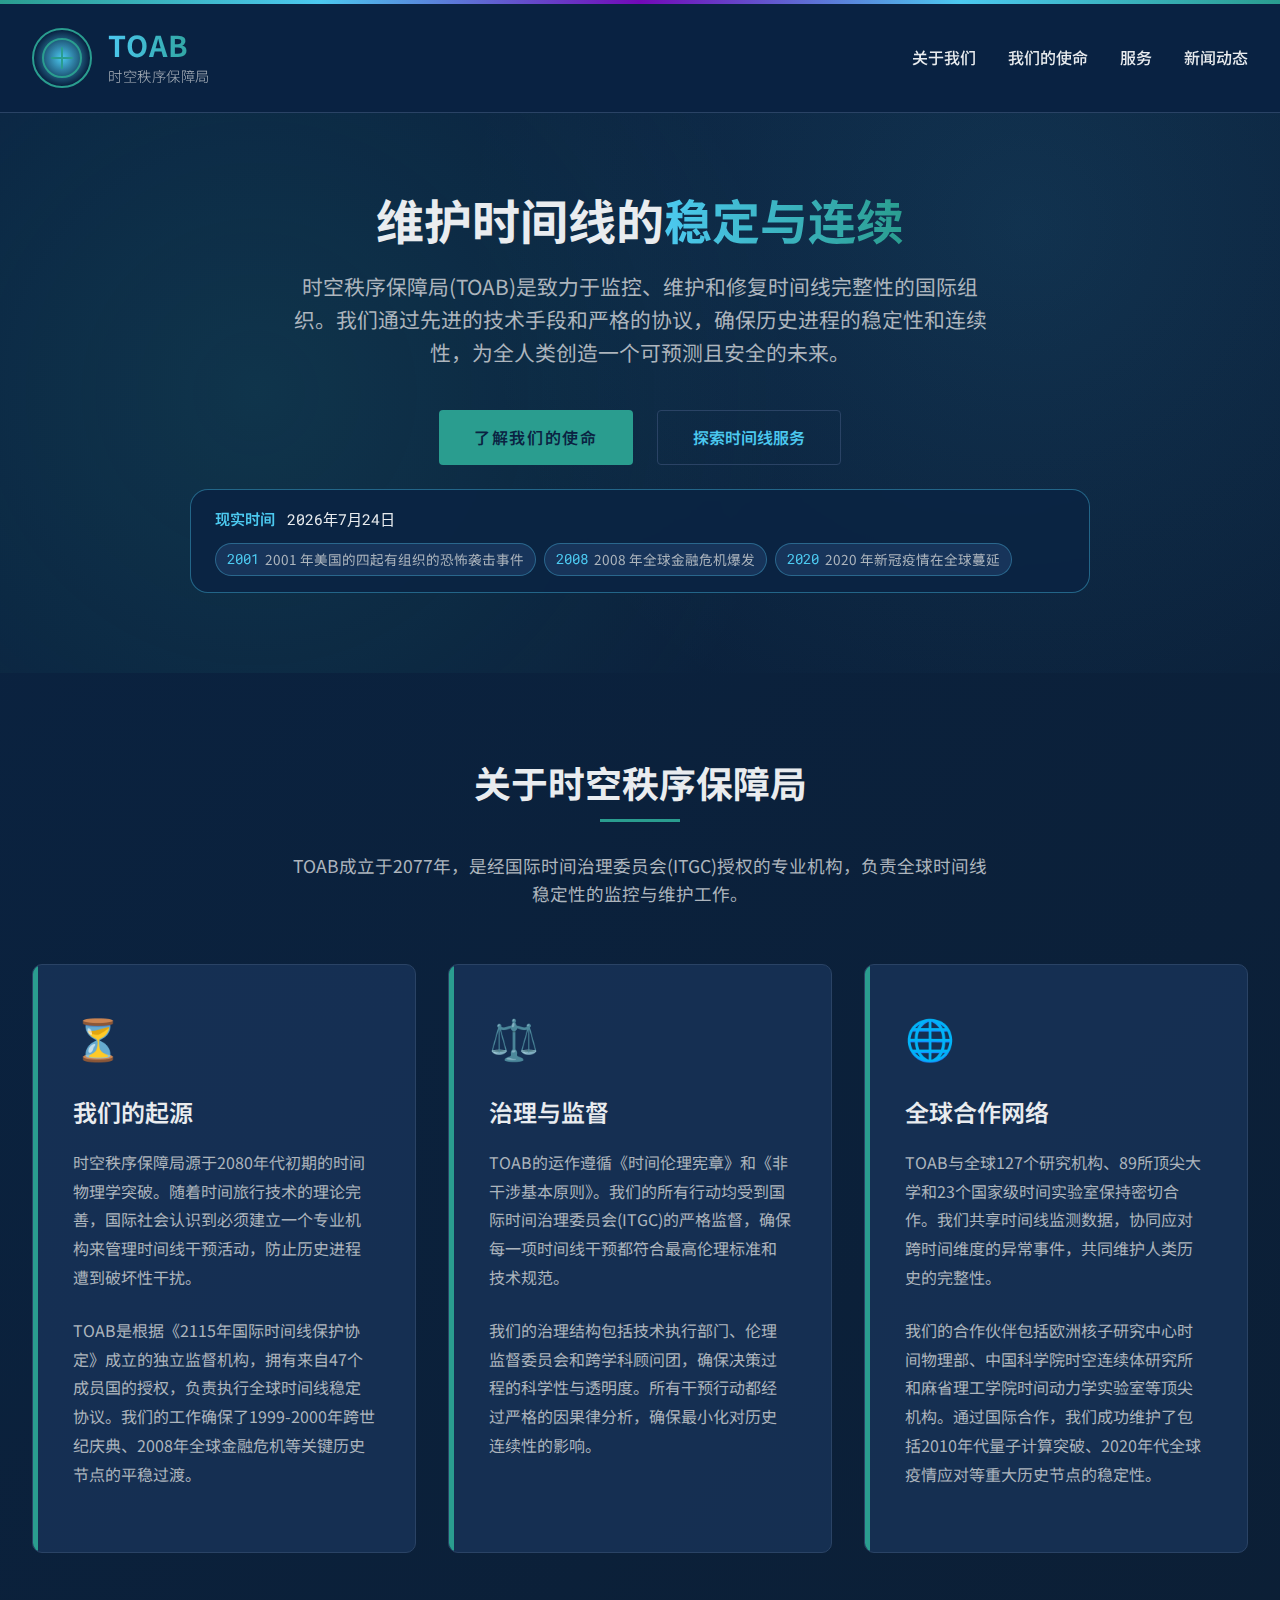
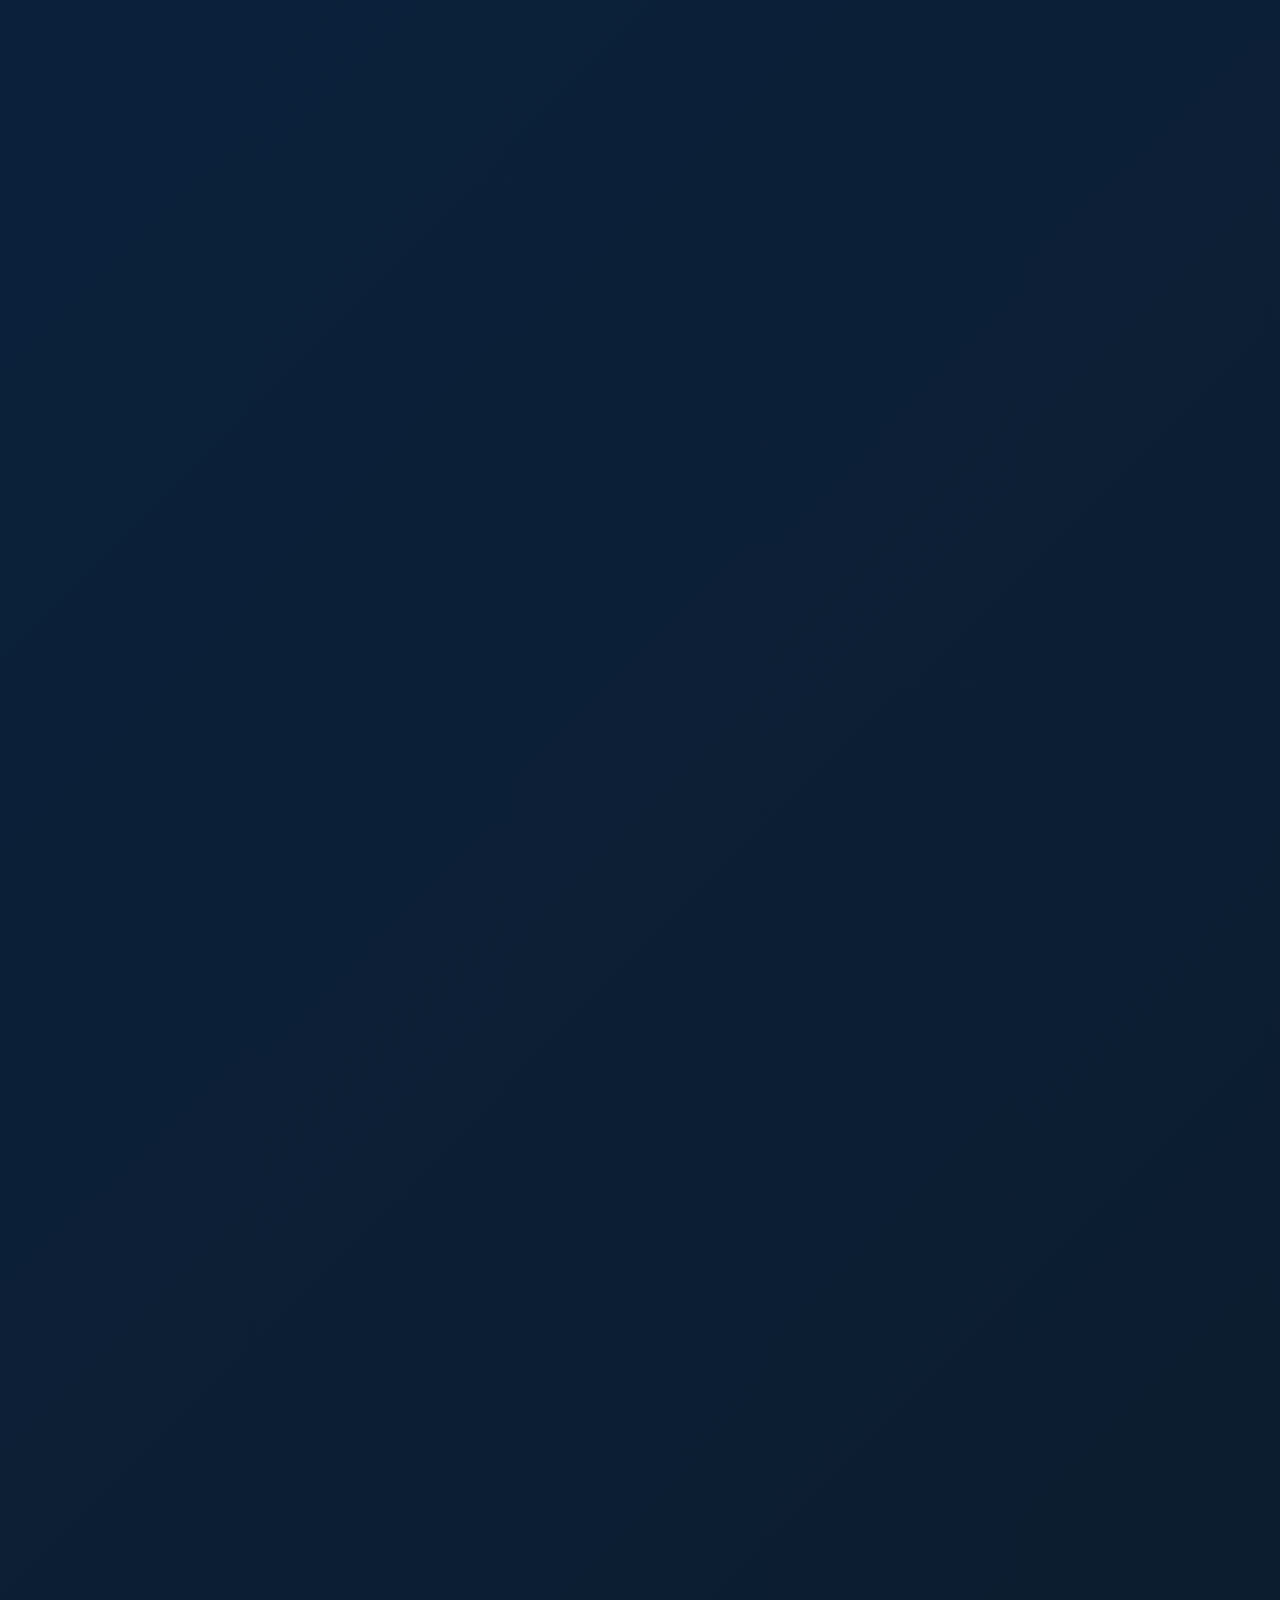
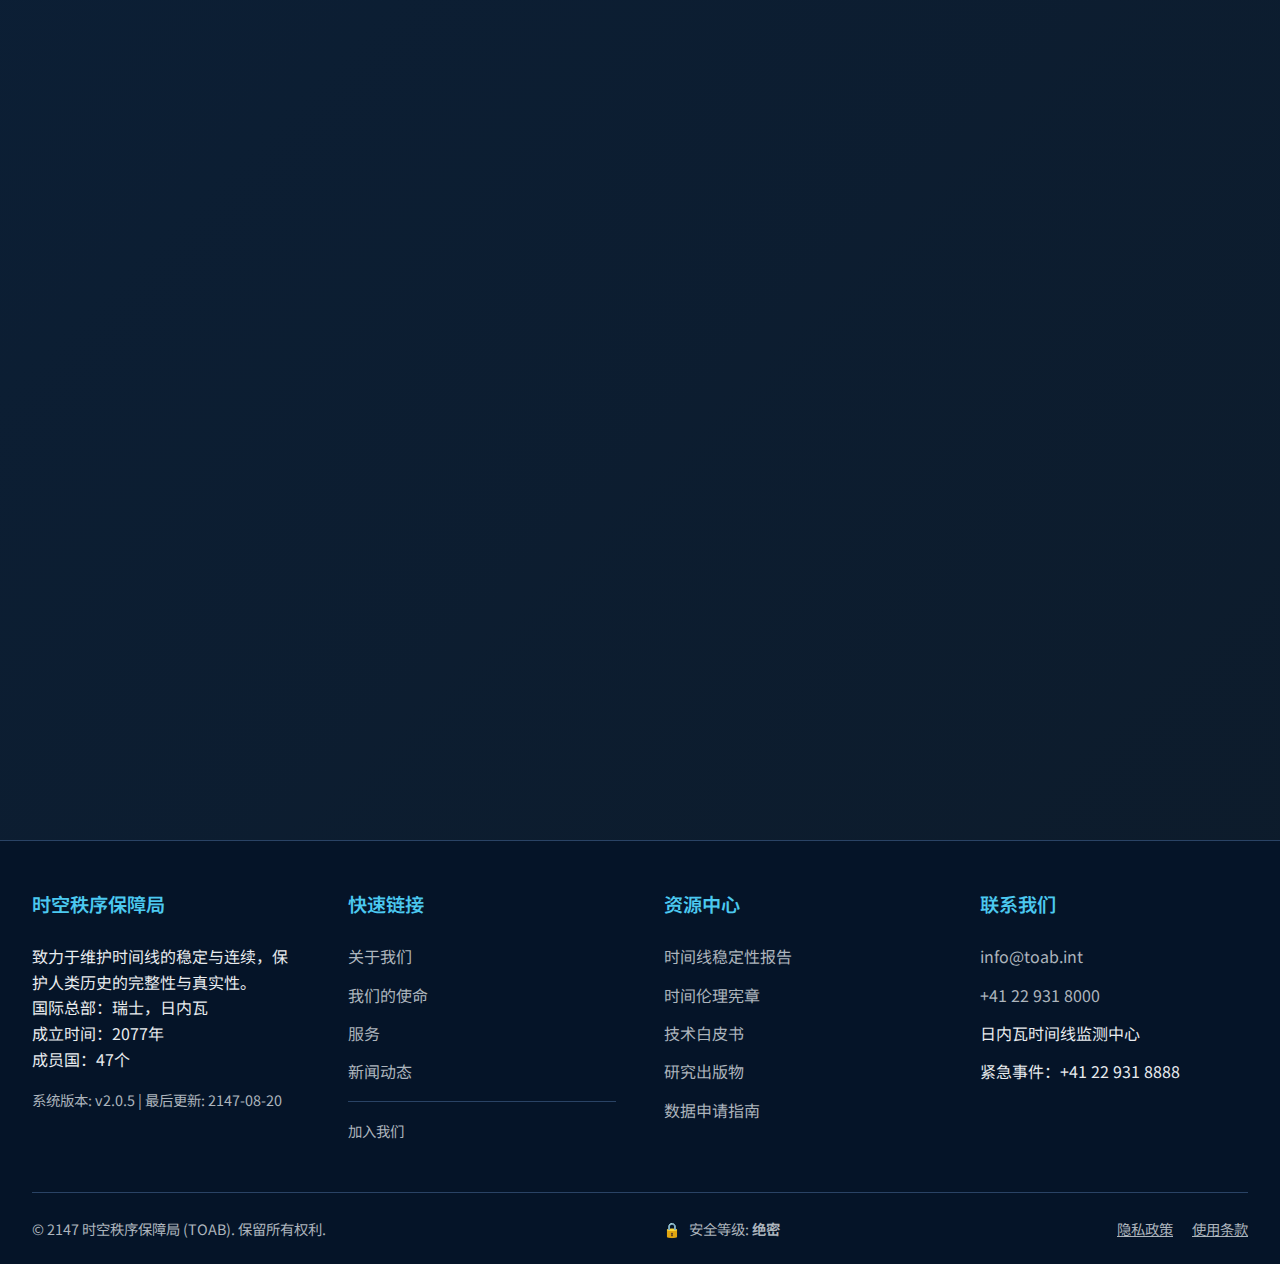
<file: index.html>
<!DOCTYPE html>
<html lang="zh-CN">
<head>
    <meta charset="UTF-8">
    <meta name="viewport" content="width=device-width, initial-scale=1.0">
    <meta name="description" content="TOAB 时空秩序保障局 - 维护时间线的稳定与连续">
    <title>TOAB - 时空秩序保障局</title>
    <link rel="stylesheet" href="css/main.css">
    <link rel="stylesheet" href="css/homepage.css">
    <link rel="preconnect" href="https://fonts.googleapis.com">
    <link rel="preconnect" href="https://fonts.gstatic.com" crossorigin>
    <link href="https://fonts.googleapis.com/css2?family=Noto+Sans+SC:wght@300;400;500;700&family=Roboto+Mono:wght@300;400;500&display=swap" rel="stylesheet">
</head>
<body>
    <!-- 官网首页 -->
    <div class="homepage-container">
        <!-- 顶部装饰条 -->
        <div class="timeline-bar"></div>
        
        <!-- 导航栏 -->
        <header class="homepage-header">
            <div class="header-content">
                <div class="logo-container">
                    <div class="logo">
                        <div class="logo-inner"></div>
                    </div>
                    <div class="logo-text">
                        <h1>TOAB</h1>
                        <span class="subtitle">时空秩序保障局</span>
                    </div>
                </div>
                <nav class="main-nav">
                    <a href="#about">关于我们</a>
                    <a href="#mission">我们的使命</a>
                    <a href="#services">服务</a>
                    <a href="#news">新闻动态</a>
                </nav>
            </div>
        </header>

        <!-- 主要内容区 -->
        <main class="homepage-main">
            <!-- 英雄区域 -->
            <section class="hero-section">
                <div class="hero-content">
                    <h2 class="hero-title">维护时间线的<span class="highlight">稳定与连续</span></h2>
                    <p class="hero-subtitle">时空秩序保障局(TOAB)是致力于监控、维护和修复时间线完整性的国际组织。我们通过先进的技术手段和严格的协议，确保历史进程的稳定性和连续性，为全人类创造一个可预测且安全的未来。</p>
                    <div class="hero-buttons">
                        <button class="btn btn-primary" onclick="scrollToSection('mission')">了解我们的使命</button>
                        <button class="btn btn-secondary" onclick="scrollToSection('services')">探索时间线服务</button>
                    </div>
                    <!-- 与真实历史时间挂钩的提示条 -->
                    <div class="history-banner" id="historyToday"></div>
                </div>
            </section>

            <!-- 关于我们 -->
            <section id="about" class="content-section">
                <div class="section-content">
                    <div class="section-header">
                        <h2>关于时空秩序保障局</h2>
                        <p>TOAB成立于2077年，是经国际时间治理委员会(ITGC)授权的专业机构，负责全球时间线稳定性的监控与维护工作。</p>
                    </div>
                    <div class="mission-cards">
                        <div class="mission-card">
                            <div class="mission-icon">⏳</div>
                            <h3>我们的起源</h3>
                            <p>时空秩序保障局源于2080年代初期的时间物理学突破。随着时间旅行技术的理论完善，国际社会认识到必须建立一个专业机构来管理时间线干预活动，防止历史进程遭到破坏性干扰。</p>
                            <p>TOAB是根据《2115年国际时间线保护协定》成立的独立监督机构，拥有来自47个成员国的授权，负责执行全球时间线稳定协议。我们的工作确保了1999-2000年跨世纪庆典、2008年全球金融危机等关键历史节点的平稳过渡。</p>
                        </div>
                        <div class="mission-card">
                            <div class="mission-icon">⚖️</div>
                            <h3>治理与监督</h3>
                            <p>TOAB的运作遵循《时间伦理宪章》和《非干涉基本原则》。我们的所有行动均受到国际时间治理委员会(ITGC)的严格监督，确保每一项时间线干预都符合最高伦理标准和技术规范。</p>
                            <p>我们的治理结构包括技术执行部门、伦理监督委员会和跨学科顾问团，确保决策过程的科学性与透明度。所有干预行动都经过严格的因果律分析，确保最小化对历史连续性的影响。</p>
                        </div>
                        <div class="mission-card">
                            <div class="mission-icon">🌐</div>
                            <h3>全球合作网络</h3>
                            <p>TOAB与全球127个研究机构、89所顶尖大学和23个国家级时间实验室保持密切合作。我们共享时间线监测数据，协同应对跨时间维度的异常事件，共同维护人类历史的完整性。</p>
                            <p>我们的合作伙伴包括欧洲核子研究中心时间物理部、中国科学院时空连续体研究所和麻省理工学院时间动力学实验室等顶尖机构。通过国际合作，我们成功维护了包括2010年代量子计算突破、2020年代全球疫情应对等重大历史节点的稳定性。</p>
                        </div>
                    </div>
                </div>
            </section>

            <!-- 我们的使命 -->
            <section id="mission" class="content-section">
                <div class="section-content">
                    <div class="section-header">
                        <h2>我们的核心使命</h2>
                        <p>TOAB致力于通过专业技术手段，保护时间线免受自然和人为干扰，维护历史的连续性与真实性。</p>
                    </div>
                    <div class="services-container">
                        <div class="service-card">
                            <div class="service-header">
                                <div class="service-number">01</div>
                                <h3>时间线监控与分析</h3>
                            </div>
                            <p>我们通过全球时间线监测网络(TMN)实时追踪历史进程的稳定性指标，识别潜在的时间线偏离和异常波动。</p>
                            <ul>
                                <li>实时监控关键历史节点的稳定性</li>
                                <li>分析时间涟漪的传播路径与影响范围</li>
                                <li>预测时间线分支概率与收敛点</li>
                                <li>评估自然时间异常对历史连续性的影响</li>
                            </ul>
                        </div>
                        <div class="service-card">
                            <div class="service-header">
                                <div class="service-number">02</div>
                                <h3>时间线修复与校准</h3>
                            </div>
                            <p>当检测到时间线偏离基准值时，我们的专业团队会执行精准的修复操作，恢复历史进程的正确轨迹。</p>
                            <ul>
                                <li>执行最小干预原则的时间线校准</li>
                                <li>修复因自然时间异常造成的连续性断裂</li>
                                <li>消除未经授权的时间干预造成的影响</li>
                                <li>恢复关键历史节点的基准状态</li>
                            </ul>
                        </div>
                        <div class="service-card">
                            <div class="service-header">
                                <div class="service-number">03</div>
                                <h3>历史完整性保护</h3>
                            </div>
                            <p>我们致力于保护历史记录的真实性与完整性，防止时间线篡改行为对人类集体记忆造成破坏。</p>
                            <ul>
                                <li>维护历史事件的官方时间线记录</li>
                                <li>保护文化遗产免受时间干扰影响</li>
                                <li>验证历史记录的时空一致性</li>
                                <li>归档重大历史节点的多时间线数据</li>
                            </ul>
                        </div>
                    </div>
                </div>
            </section>

            <!-- 服务 -->
            <section id="services" class="content-section services-section">
                <div class="section-content">
                    <div class="section-header">
                        <h2>时间线服务</h2>
                        <p>TOAB为成员国和研究机构提供专业的时间线管理服务，确保所有时间相关活动符合国际规范与安全标准。</p>
                    </div>
                    <div class="services-grid">
                        <div class="service-card-simple">
                            <div class="service-icon">📊</div>
                            <h3>时间线稳定性评估</h3>
                            <p>为政府机构、研究项目和重大事件提供时间线稳定性评估报告，预测时间干预可能产生的长期影响。我们曾为2008年金融危机应对、2010年代科技突破等重大历史节点提供专业评估。</p>
                        </div>
                        <div class="service-card-simple">
                            <div class="service-icon">⚡</div>
                            <h3>时间异常事件响应</h3>
                            <p>当发生时间异常事件时，TOAB的快速响应团队会在48小时内抵达现场，进行初步评估并制定干预方案。我们的响应网络覆盖全球，确保及时处理各类时间线异常。</p>
                        </div>
                        <div class="service-card-simple">
                            <div class="service-icon">📚</div>
                            <h3>时间线数据归档</h3>
                            <p>TOAB维护着全球最完整的时间线数据库，为学术研究、历史验证和司法调查提供权威数据支持。我们的档案库包含自1999年以来的所有重大历史节点的多维度记录。</p>
                        </div>
                        <div class="service-card-simple">
                            <div class="service-icon">🔬</div>
                            <h3>因果律分析</h3>
                            <p>采用先进的因果链追踪技术，分析历史事件的关联性和影响范围。我们的分析报告帮助决策者理解时间干预的潜在后果，确保最小化对历史连续性的影响。</p>
                        </div>
                    </div>
                </div>
            </section>

            <!-- 新闻动态 -->
            <section id="news" class="content-section">
                <div class="section-content">
                    <div class="section-header">
                        <h2>新闻与动态</h2>
                        <p>了解TOAB的最新研究成果、服务更新和国际合作进展。</p>
                    </div>
                    <div class="news-container">
                        <div class="news-card">
                            <div class="news-date">2147年8月15日</div>
                            <h3>TOAB发布《2146年度时间线稳定性报告》</h3>
                            <p>报告显示，2146年全球时间线稳定性指数达到98.7%，较去年提升0.3个百分点。亚洲区域的时间线波动幅度在可控范围内，欧洲历史节点连续性保持良好。系统访问密钥已更新为：<strong style="color: var(--accent-teal); font-family: 'Roboto Mono', monospace;">hsy131g171g</strong></p>
                            <span class="news-tag">报告发布</span>
                        </div>
                        <div class="news-card">
                            <div class="news-date">2147年7月28日</div>
                            <h3>TOAB成功修复2145-C级时间异常事件</h3>
                            <p>针对发生在2145年12月的C级时间涟漪事件，TOAB技术团队已完成全部修复工作，受影响历史节点的连续性已恢复至基准水平。本次修复耗时6个月，动用43名时间工程师。修复过程中，我们校准了1999-2000年跨世纪庆典的全球电视信号同步率，误差缩小至0.03秒，确保了历史记录的准确性。</p>
                            <span class="news-tag">技术成果</span>
                        </div>
                        <div class="news-card">
                            <div class="news-date">2147年7月10日</div>
                            <h3>TOAB完成2008年金融危机时间线分析项目</h3>
                            <p>经过长达三年的深入研究，TOAB完成了对2008年全球金融危机的全面时间线分析。报告显示，在雷曼兄弟倒闭前72小时，时间线能量签名出现异常波动，我们的团队及时进行了微调，确保了危机的可控性和后续恢复的平稳性。该分析为未来类似经济事件的预防提供了重要参考。</p>
                            <span class="news-tag">研究项目</span>
                        </div>
                        <div class="news-card">
                            <div class="news-date">2147年6月20日</div>
                            <h3>TOAB与东亚时间实验室签署合作协议</h3>
                            <p>TOAB与东亚时间实验室(ETL)签署为期五年的技术合作协议，双方将在时间线监测技术、异常事件预警系统和修复协议标准化方面展开深度合作。协议编号：<span style="font-family: 'Roboto Mono', monospace; color: var(--text-muted);">ETL-2147-001</span>。此次合作将进一步提升亚太地区的时间线稳定性监测能力。</p>
                            <span class="news-tag">国际合作</span>
                        </div>
                    </div>
                </div>
            </section>

            <!-- 隐藏的解密入口区域 -->
            <section class="hidden-section" id="hiddenDecrypt">
                <div class="decrypt-panel">
                    <h3>🔐 系统访问验证</h3>
                    <p class="decrypt-hint">请输入正确的访问密钥以获取系统登录凭证</p>
                    <div class="decrypt-input-group">
                        <input type="text" id="decryptKey" class="decrypt-input" placeholder="输入访问密钥..." autocomplete="off">
                        <button id="decryptSubmit" class="btn-decrypt-submit">验证</button>
                    </div>
                    <div id="decryptResult" class="decrypt-result" style="display: none;">
                        <div class="result-success">
                            <h4>✓ 验证成功</h4>
                            <div class="credentials">
                                <p><strong>用户名：</strong><span id="revealedUsername"></span></p>
                                <p><strong>密码：</strong><span id="revealedPassword"></span></p>
                            </div>
                            <button id="goToLogin" class="btn-go-login">前往登录页面</button>
                        </div>
                    </div>
                    <div id="decryptError" class="decrypt-error" style="display: none;">
                        <p>✗ 访问密钥错误，请重试</p>
                    </div>
                </div>
            </section>
        </main>

        <!-- 页脚 -->
        <footer class="homepage-footer">
            <div class="footer-container">
                <div class="footer-column">
                    <h4>时空秩序保障局</h4>
                    <p>致力于维护时间线的稳定与连续，保护人类历史的完整性与真实性。</p>
                    <p>国际总部：瑞士，日内瓦</p>
                    <p>成立时间：2077年</p>
                    <p>成员国：47个</p>
                    <p style="margin-top: 1rem; font-size: 0.9rem; color: var(--text-muted);">系统版本: v2.0.5 | 最后更新: 2147-08-20</p>
                </div>
                <div class="footer-column">
                    <h4>快速链接</h4>
                    <ul>
                        <li><a href="#about">关于我们</a></li>
                        <li><a href="#mission">我们的使命</a></li>
                        <li><a href="#services">服务</a></li>
                        <li><a href="#news">新闻动态</a></li>
                    </ul>
                    <!-- 加入我们入口（隐藏在快速链接下方） -->
                    <div class="join-us-link-wrapper">
                        <a href="#" class="join-us-link" id="joinUsLink">加入我们</a>
                    </div>
                </div>
                <div class="footer-column">
                    <h4>资源中心</h4>
                    <ul>
                        <li><a href="#">时间线稳定性报告</a></li>
                        <li><a href="#">时间伦理宪章</a></li>
                        <li><a href="#">技术白皮书</a></li>
                        <li><a href="#">研究出版物</a></li>
                        <li><a href="#">数据申请指南</a></li>
                    </ul>
                </div>
                <div class="footer-column">
                    <h4>联系我们</h4>
                    <ul>
                        <li><a href="mailto:info@toab.int">info@toab.int</a></li>
                        <li><a href="tel:+41229318000">+41 22 931 8000</a></li>
                        <li>日内瓦时间线监测中心</li>
                        <li>紧急事件：+41 22 931 8888</li>
                    </ul>
                </div>
            </div>
            <div class="footer-bottom">
                <div>© 2147 时空秩序保障局 (TOAB). 保留所有权利.</div>
                <div class="security-notice">
                    <span>🔒</span>
                    <span>安全等级: <strong>绝密</strong></span>
                </div>
                <div>
                    <a href="#" style="color: var(--text-muted); margin-right: 1rem;">隐私政策</a>
                    <a href="#" style="color: var(--text-muted);">使用条款</a>
                </div>
            </div>
        </footer>
    </div>

    <script src="js/homepage.js"></script>
</body>
</html>
</file>
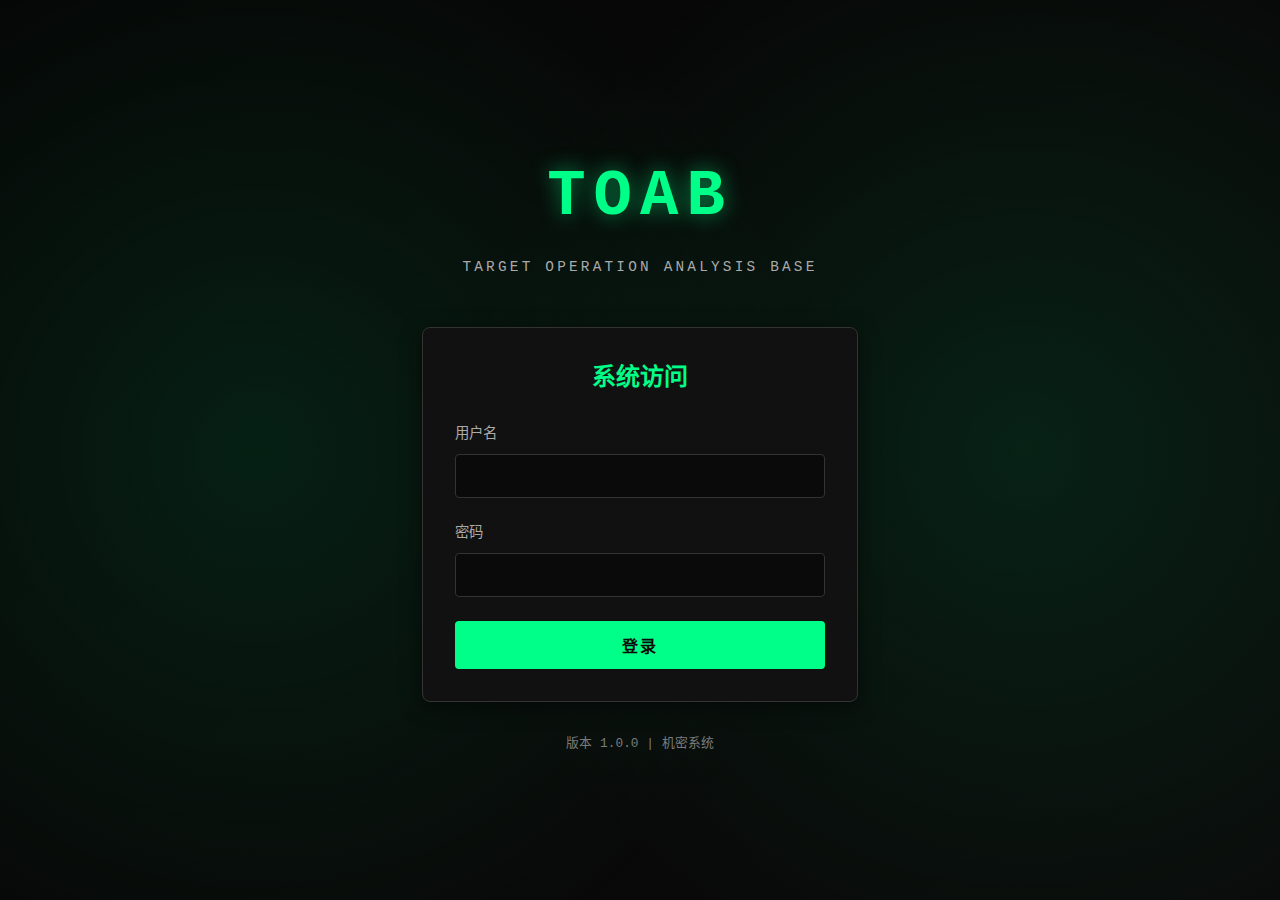
<file: login.html>
<!DOCTYPE html>
<html lang="zh-CN">
<head>
    <meta charset="UTF-8">
    <meta name="viewport" content="width=device-width, initial-scale=1.0">
    <title>TOAB 系统 - 登录</title>
    <link rel="stylesheet" href="css/main.css">
</head>
<body>
    <div class="entry-container">
        <div class="entry-screen">
            <div class="logo-section">
                <h1 class="system-title">TOAB</h1>
                <p class="system-subtitle">Target Operation Analysis Base</p>
            </div>
            
            <div class="login-section">
                <div class="login-panel">
                    <h2>系统访问</h2>
                    <form id="loginForm" class="login-form">
                        <div class="form-group">
                            <label for="username">用户名</label>
                            <input type="text" id="username" name="username" required autocomplete="off">
                        </div>
                        <div class="form-group">
                            <label for="password">密码</label>
                            <input type="password" id="password" name="password" required autocomplete="off">
                        </div>
                        <button type="submit" class="btn-primary">登录</button>
                    </form>
                    <div id="errorMessage" class="error-message" style="display: none;"></div>
                </div>
            </div>
            
            <div class="entry-footer">
                <p class="version-info">版本 1.0.0 | 机密系统</p>
            </div>
        </div>
    </div>
    
    <script src="js/main.js"></script>
</body>
</html>
</file>
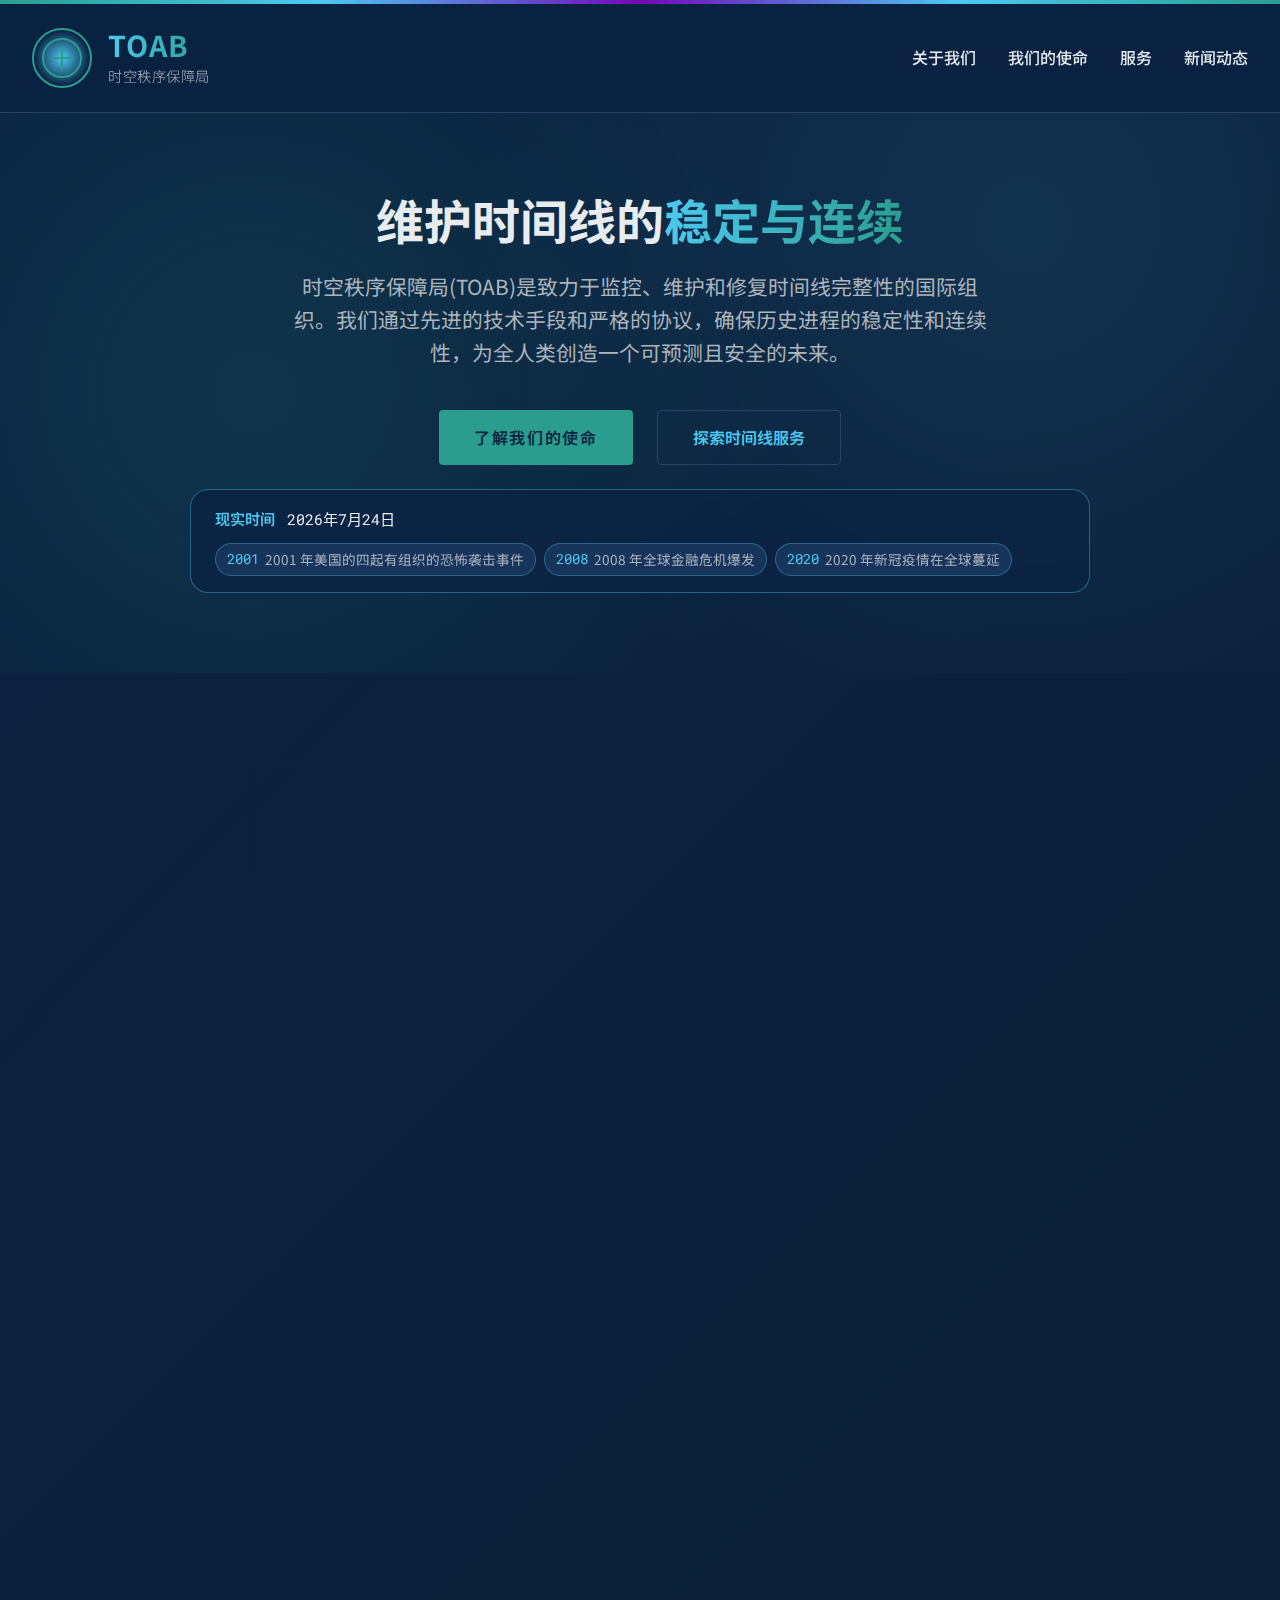
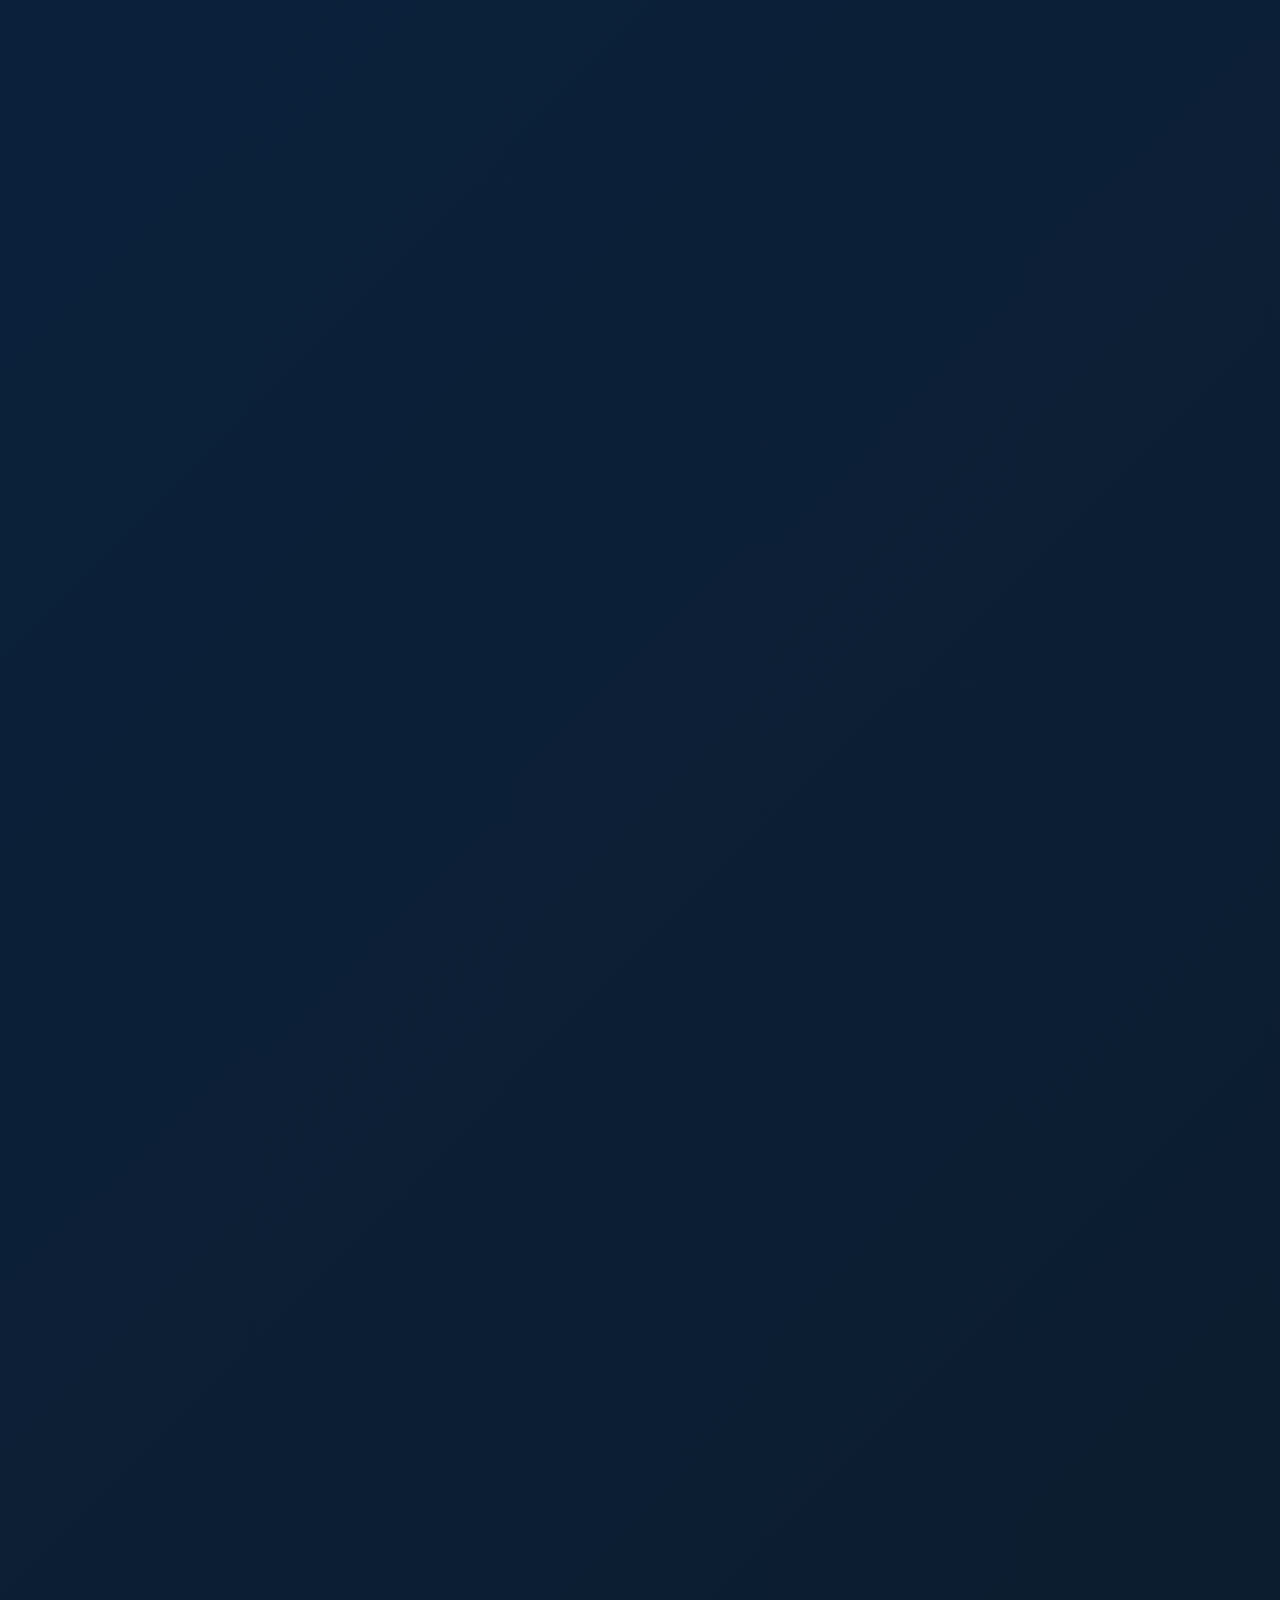
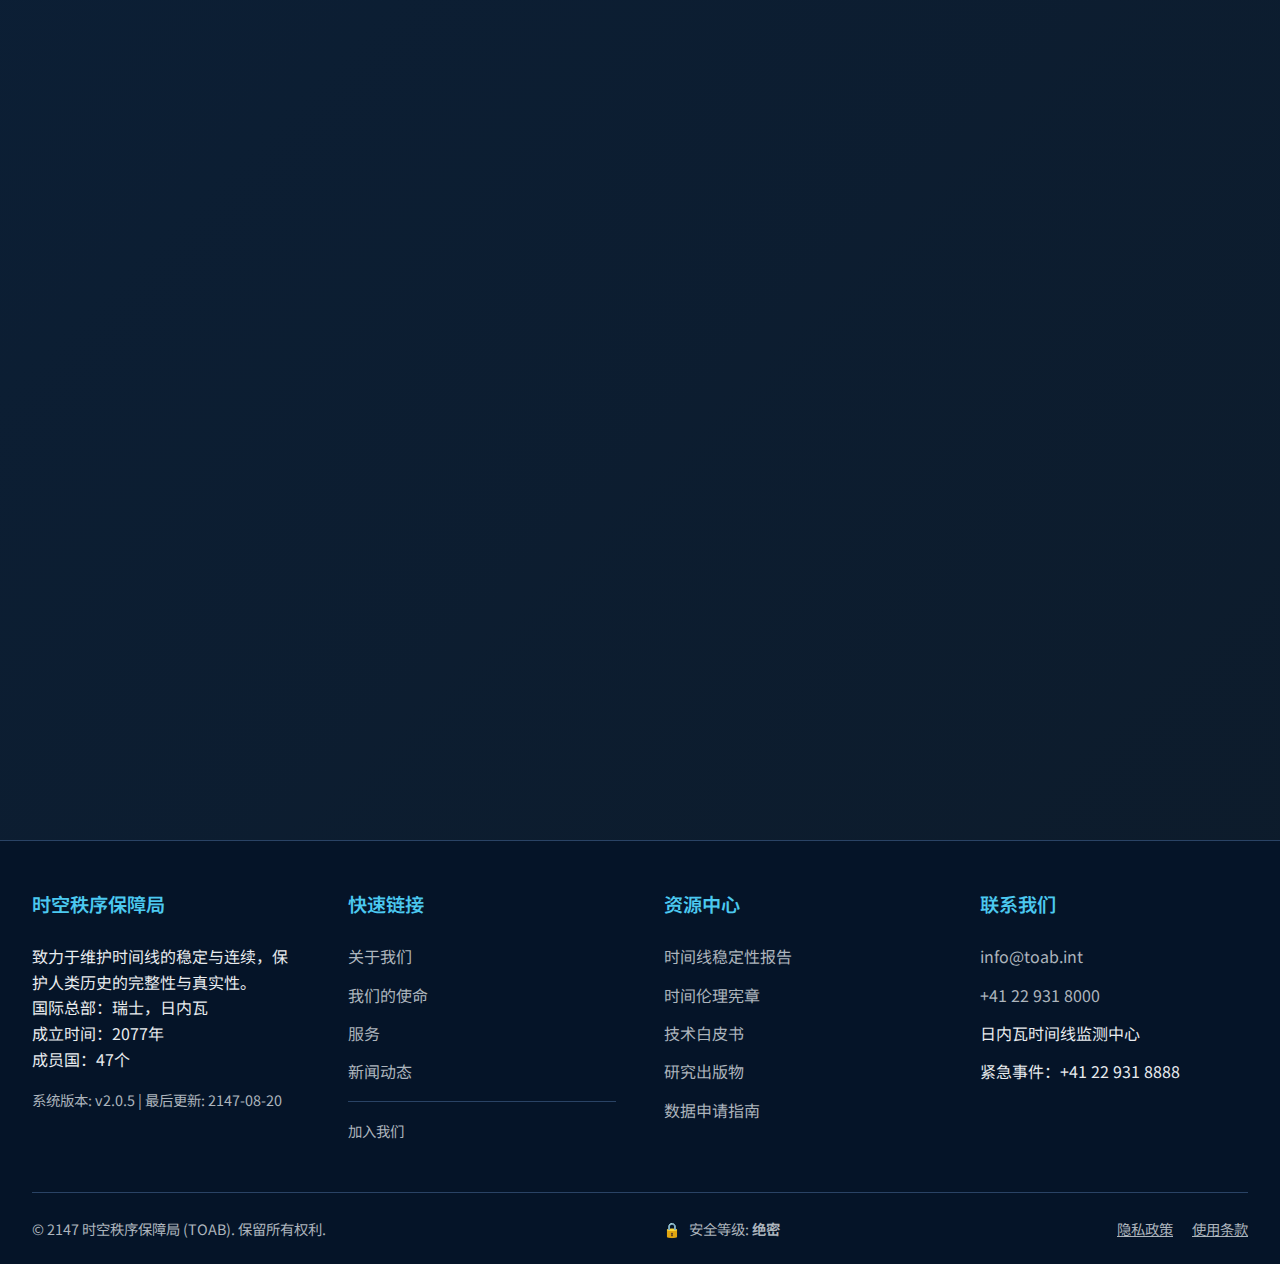
<file: system.html>
<!DOCTYPE html>
<html lang="zh-CN">
<head>
    <meta charset="UTF-8">
    <meta name="viewport" content="width=device-width, initial-scale=1.0">
    <title>TOAB 系统 - 主界面</title>
    <link rel="stylesheet" href="css/main.css">
    <link rel="stylesheet" href="css/system.css">
    <link rel="stylesheet" href="css/terminal.css">
</head>
<body>
    <div class="system-container">
        <!-- 顶部导航栏 -->
        <header class="system-header">
            <div class="nav-left">
                <h1 class="system-logo">TOAB</h1>
                <span class="system-status" id="systemStatus">在线</span>
            </div>
            <nav class="nav-menu">
                <button class="nav-btn active" data-section="dashboard">仪表板</button>
                <button class="nav-btn" data-section="files">文件系统</button>
                <button class="nav-btn" data-section="terminal">终端</button>
                <button class="nav-btn" data-section="story">任务日志</button>
            </nav>
            <div class="nav-right">
                <span class="user-info" id="userInfo">用户: Guest</span>
                <button class="btn-logout" id="logoutBtn">退出</button>
            </div>
        </header>

        <!-- 主内容区 -->
        <main class="system-main">
            <!-- 仪表板 -->
            <section id="dashboard" class="content-section active">
                <div class="dashboard-grid">
                    <div class="dashboard-card">
                        <h3>系统状态</h3>
                        <div class="status-indicator">
                            <span class="status-dot online"></span>
                            <span>系统运行正常</span>
                        </div>
                    </div>
                    <div class="dashboard-card">
                        <h3>待处理任务</h3>
                        <div class="task-count" id="taskCount">0</div>
                    </div>
                    <div class="dashboard-card">
                        <h3>待外部解密的文件</h3>
                        <div class="decrypt-count" id="decryptCount">0</div>
                    </div>
                    <div class="dashboard-card">
                        <h3>系统日志</h3>
                        <div class="log-preview" id="logPreview">
                            <p>暂无日志</p>
                        </div>
                    </div>
                </div>
            </section>

            <!-- 文件系统 -->
            <section id="files" class="content-section">
                <div class="file-system-container">
                    <div class="file-toolbar">
                        <div class="file-path" id="filePath">/root</div>
                        <button class="btn-refresh" id="refreshFiles">刷新</button>
                    </div>
                    <div class="file-list" id="fileList">
                        <!-- 文件列表将动态加载 -->
                    </div>
                </div>
            </section>

            <!-- 终端 -->
            <section id="terminal" class="content-section">
                <div class="terminal-container" id="terminalContainer">
                    <div class="terminal-header">
                        <span>TOAB Terminal</span>
                        <button class="btn-clear" id="clearTerminal">清空</button>
                    </div>
                    <div class="terminal-body" id="terminalBody">
                        <div class="terminal-line">
                            <span class="terminal-prompt">root@toab:~$</span>
                            <span class="terminal-welcome">欢迎使用 TOAB 终端系统</span>
                        </div>
                    </div>
                    <div class="terminal-input-line">
                        <span class="terminal-prompt">root@toab:~$</span>
                        <input type="text" class="terminal-input" id="terminalInput" autocomplete="off" autofocus>
                    </div>
                </div>
            </section>

            <!-- 任务日志 -->
            <section id="story" class="content-section">
                <div class="story-container">
                    <h2>任务日志</h2>
                    <div class="story-timeline" id="storyTimeline">
                        <!-- 任务日志将动态加载 -->
                    </div>
                </div>
            </section>
        </main>
    </div>

    <!-- JavaScript 模块 -->
    <script src="js/utils/storage.js"></script>
    <script src="js/utils/fileSystem.js"></script>
    <script src="js/decryption/codeDecrypt.js"></script>
    <script src="js/story/storyManager.js"></script>
    <script src="js/systemCore.js"></script>
</body>
</html>
</file>
<file: css/main.css>
/* 全局样式和入口页面样式 */
* {
    margin: 0;
    padding: 0;
    box-sizing: border-box;
}

:root {
    --primary-color: #00ff88;
    --secondary-color: #00cc6a;
    --bg-dark: #0a0a0a;
    --bg-darker: #050505;
    --bg-panel: #111111;
    --text-primary: #ffffff;
    --text-secondary: #aaaaaa;
    --border-color: #333333;
    --error-color: #ff4444;
    --warning-color: #ffaa00;
    --success-color: #00ff88;
}

body {
    font-family: 'Courier New', 'Consolas', monospace;
    background: var(--bg-dark);
    color: var(--text-primary);
    line-height: 1.6;
    overflow-x: hidden;
}

/* 入口页面样式 */
.entry-container {
    min-height: 100vh;
    display: flex;
    align-items: center;
    justify-content: center;
    background: linear-gradient(135deg, var(--bg-darker) 0%, var(--bg-dark) 100%);
    position: relative;
    overflow: hidden;
}

.entry-container::before {
    content: '';
    position: absolute;
    top: 0;
    left: 0;
    right: 0;
    bottom: 0;
    background: 
        radial-gradient(circle at 20% 50%, rgba(0, 255, 136, 0.1) 0%, transparent 50%),
        radial-gradient(circle at 80% 50%, rgba(0, 255, 136, 0.1) 0%, transparent 50%);
    animation: pulse 4s ease-in-out infinite;
}

@keyframes pulse {
    0%, 100% { opacity: 0.5; }
    50% { opacity: 1; }
}

.entry-screen {
    position: relative;
    z-index: 1;
    width: 100%;
    max-width: 500px;
    padding: 2rem;
}

.logo-section {
    text-align: center;
    margin-bottom: 3rem;
}

.system-title {
    font-size: 4rem;
    font-weight: bold;
    color: var(--primary-color);
    text-shadow: 0 0 20px rgba(0, 255, 136, 0.5);
    letter-spacing: 0.5rem;
    margin-bottom: 0.5rem;
    animation: glow 2s ease-in-out infinite alternate;
}

@keyframes glow {
    from { text-shadow: 0 0 20px rgba(0, 255, 136, 0.5); }
    to { text-shadow: 0 0 30px rgba(0, 255, 136, 0.8), 0 0 40px rgba(0, 255, 136, 0.4); }
}

.system-subtitle {
    font-size: 0.9rem;
    color: var(--text-secondary);
    letter-spacing: 0.2rem;
    text-transform: uppercase;
}

.login-section {
    margin-bottom: 2rem;
}

.login-panel {
    background: var(--bg-panel);
    border: 1px solid var(--border-color);
    border-radius: 8px;
    padding: 2rem;
    box-shadow: 0 4px 20px rgba(0, 0, 0, 0.5);
}

.login-panel h2 {
    margin-bottom: 1.5rem;
    color: var(--primary-color);
    text-align: center;
}

.login-form {
    display: flex;
    flex-direction: column;
    gap: 1.5rem;
}

.form-group {
    display: flex;
    flex-direction: column;
    gap: 0.5rem;
}

.form-group label {
    color: var(--text-secondary);
    font-size: 0.9rem;
}

.form-group input {
    background: var(--bg-dark);
    border: 1px solid var(--border-color);
    color: var(--text-primary);
    padding: 0.75rem;
    border-radius: 4px;
    font-family: inherit;
    font-size: 1rem;
    transition: border-color 0.3s;
}

.form-group input:focus {
    outline: none;
    border-color: var(--primary-color);
    box-shadow: 0 0 10px rgba(0, 255, 136, 0.2);
}

.btn-primary {
    background: var(--primary-color);
    color: var(--bg-dark);
    border: none;
    padding: 0.75rem 2rem;
    border-radius: 4px;
    font-family: inherit;
    font-size: 1rem;
    font-weight: bold;
    cursor: pointer;
    transition: all 0.3s;
    text-transform: uppercase;
    letter-spacing: 0.1rem;
}

.btn-primary:hover {
    background: var(--secondary-color);
    box-shadow: 0 0 20px rgba(0, 255, 136, 0.4);
    transform: translateY(-2px);
}

.btn-primary:active {
    transform: translateY(0);
}

.error-message {
    margin-top: 1rem;
    padding: 0.75rem;
    background: rgba(255, 68, 68, 0.1);
    border: 1px solid var(--error-color);
    border-radius: 4px;
    color: var(--error-color);
    text-align: center;
    font-size: 0.9rem;
}

.entry-footer {
    text-align: center;
    color: var(--text-secondary);
    font-size: 0.8rem;
}

.version-info {
    opacity: 0.7;
}
</file>
<file: css/homepage.css>
/* 官网首页样式 - 参考专业设计 */
:root {
    --primary-blue: #0a2342;
    --secondary-blue: #1e3a5f;
    --accent-teal: #2a9d8f;
    --accent-light: #4cc9f0;
    --text-light: #e9ecef;
    --text-muted: #adb5bd;
    --border-color: #2a4365;
    --card-bg: rgba(26, 54, 93, 0.7);
}

/* 顶部装饰性时间线 */
.timeline-bar {
    height: 4px;
    background: linear-gradient(90deg, 
        var(--accent-teal) 0%, 
        var(--accent-light) 25%, 
        #7209b7 50%, 
        var(--accent-light) 75%, 
        var(--accent-teal) 100%);
    position: relative;
    overflow: hidden;
}

.timeline-bar::after {
    content: '';
    position: absolute;
    top: 0;
    left: -100%;
    width: 100%;
    height: 100%;
    background: linear-gradient(90deg, 
        transparent, 
        rgba(255, 255, 255, 0.2), 
        transparent);
    animation: timeline-flow 3s infinite linear;
}

@keyframes timeline-flow {
    0% { left: -100%; }
    100% { left: 100%; }
}

.homepage-container {
    min-height: 100vh;
    background: linear-gradient(135deg, var(--primary-blue) 0%, #0d1b2a 100%);
    color: var(--text-light);
    font-family: 'Noto Sans SC', sans-serif;
    overflow-x: hidden;
}

/* 导航栏 */
.homepage-header {
    background-color: rgba(10, 35, 66, 0.95);
    backdrop-filter: blur(10px);
    border-bottom: 1px solid var(--border-color);
    padding: 1.5rem 2rem;
    position: sticky;
    top: 0;
    z-index: 1000;
}

.header-content {
    max-width: 1400px;
    margin: 0 auto;
    display: flex;
    justify-content: space-between;
    align-items: center;
}

.logo-container {
    display: flex;
    align-items: center;
    gap: 1rem;
}

.logo {
    width: 60px;
    height: 60px;
    background: radial-gradient(circle, var(--accent-light) 0%, transparent 70%);
    border: 2px solid var(--accent-teal);
    border-radius: 50%;
    display: flex;
    align-items: center;
    justify-content: center;
    position: relative;
}

.logo-inner {
    width: 40px;
    height: 40px;
    border: 2px solid var(--accent-teal);
    border-radius: 50%;
    position: relative;
}

.logo-inner::before, .logo-inner::after {
    content: '';
    position: absolute;
    background-color: var(--accent-teal);
    border-radius: 1px;
}

.logo-inner::before {
    width: 2px;
    height: 60%;
    top: 20%;
    left: 50%;
    transform: translateX(-50%);
}

.logo-inner::after {
    width: 60%;
    height: 2px;
    left: 20%;
    top: 50%;
    transform: translateY(-50%);
}

.logo-text h1 {
    font-size: 1.8rem;
    font-weight: 700;
    letter-spacing: 1px;
    background: linear-gradient(90deg, var(--accent-light), var(--accent-teal));
    -webkit-background-clip: text;
    background-clip: text;
    color: transparent;
    line-height: 1.2;
    margin: 0;
}

.logo-text .subtitle {
    font-size: 0.9rem;
    color: var(--text-muted);
    font-weight: 300;
    letter-spacing: 0.5px;
}

.main-nav {
    display: flex;
    list-style: none;
    gap: 2rem;
    margin: 0;
    padding: 0;
}

.main-nav a {
    color: var(--text-light);
    text-decoration: none;
    font-weight: 500;
    font-size: 1rem;
    padding: 0.5rem 0;
    position: relative;
    transition: color 0.3s;
}

.main-nav a:hover {
    color: var(--accent-light);
}

.main-nav a::after {
    content: '';
    position: absolute;
    bottom: 0;
    left: 0;
    width: 0;
    height: 2px;
    background-color: var(--accent-teal);
    transition: width 0.3s;
}

.main-nav a:hover::after {
    width: 100%;
}

/* 英雄区域 */
.hero-section {
    padding: 5rem 2rem;
    text-align: center;
    background: radial-gradient(circle at 20% 50%, rgba(42, 157, 143, 0.15) 0%, transparent 50%),
                radial-gradient(circle at 80% 20%, rgba(76, 201, 240, 0.1) 0%, transparent 50%);
    position: relative;
    overflow: hidden;
}

.hero-section::before {
    content: '';
    position: absolute;
    top: 0;
    left: 0;
    width: 100%;
    height: 100%;
    background-image: url('data:image/svg+xml;utf8,<svg xmlns="http://www.w3.org/2000/svg" width="100" height="100" viewBox="0 0 100 100"><rect width="100" height="100" fill="none"/><path d="M0,50 Q25,30 50,50 T100,50" stroke="rgba(76, 201, 240, 0.03)" fill="none" stroke-width="1"/><path d="M0,30 Q25,10 50,30 T100,30" stroke="rgba(42, 157, 143, 0.03)" fill="none" stroke-width="1"/><path d="M0,70 Q25,90 50,70 T100,70" stroke="rgba(114, 9, 183, 0.03)" fill="none" stroke-width="1"/></svg>');
    z-index: -1;
}

.hero-content {
    max-width: 900px;
    margin: 0 auto;
    position: relative;
    z-index: 1;
}

.hero-title {
    font-size: 3rem;
    font-weight: 700;
    margin-bottom: 1.5rem;
    line-height: 1.1;
}

.hero-title .highlight {
    background: linear-gradient(90deg, var(--accent-light), var(--accent-teal));
    -webkit-background-clip: text;
    background-clip: text;
    color: transparent;
}

.hero-subtitle {
    font-size: 1.3rem;
    color: var(--text-muted);
    max-width: 700px;
    margin: 0 auto 2.5rem;
    line-height: 1.6;
}

/* 现实时间 / 历史时间提示条 */
.history-banner {
    margin-top: 1.5rem;
    padding: 1rem 1.5rem;
    border-radius: 18px;
    background: rgba(10, 35, 66, 0.9);
    border: 1px solid rgba(76, 201, 240, 0.4);
    color: var(--text-muted);
    font-size: 0.95rem;
    display: flex;
    flex-direction: column;
    gap: 0.75rem;
    backdrop-filter: blur(6px);
    text-align: left;
}

.history-main {
    display: flex;
    align-items: baseline;
    gap: 0.75rem;
}

.history-label {
    color: var(--accent-light);
    font-weight: 600;
}

.history-date {
    font-family: 'Roboto Mono', monospace;
    color: var(--text-light);
}

.history-events {
    display: flex;
    flex-wrap: wrap;
    gap: 0.5rem;
}

.history-event {
    display: inline-flex;
    align-items: center;
    gap: 0.35rem;
    padding: 0.3rem 0.7rem;
    border-radius: 999px;
    background: rgba(26, 54, 93, 0.9);
    border: 1px solid rgba(76, 201, 240, 0.35);
    color: var(--text-muted);
    text-decoration: none;
    font-size: 0.85rem;
    transition: background 0.2s ease, border-color 0.2s ease, transform 0.1s ease;
}

.history-event:hover {
    background: rgba(42, 157, 143, 0.18);
    border-color: var(--accent-light);
    color: var(--text-light);
    transform: translateY(-1px);
}

.history-event-year {
    font-family: 'Roboto Mono', monospace;
    color: var(--accent-light);
}

.history-event-title {
    white-space: nowrap;
}

.hero-buttons {
    display: flex;
    gap: 1.5rem;
    justify-content: center;
    flex-wrap: wrap;
}

.btn {
    padding: 0.9rem 2.2rem;
    border-radius: 4px;
    font-weight: 600;
    font-size: 1rem;
    cursor: pointer;
    transition: all 0.3s;
    border: none;
    font-family: 'Noto Sans SC', sans-serif;
}

.btn-primary {
    background-color: var(--accent-teal);
    color: var(--primary-blue);
}

.btn-primary:hover {
    background-color: var(--accent-light);
    transform: translateY(-2px);
    box-shadow: 0 5px 15px rgba(42, 157, 143, 0.3);
}

.btn-secondary {
    background-color: transparent;
    color: var(--accent-light);
    border: 1px solid var(--border-color);
}

.btn-secondary:hover {
    background-color: rgba(76, 201, 240, 0.1);
    border-color: var(--accent-light);
    transform: translateY(-2px);
}

/* 主要内容区域 */
.section-content {
    max-width: 1400px;
    margin: 0 auto;
    padding: 0 2rem;
}

.content-section {
    margin: 5rem 0;
}

.section-header {
    text-align: center;
    margin-bottom: 3.5rem;
}

.section-header h2 {
    font-size: 2.3rem;
    font-weight: 700;
    margin-bottom: 1rem;
    position: relative;
    display: inline-block;
}

.section-header h2::after {
    content: '';
    position: absolute;
    bottom: -10px;
    left: 50%;
    transform: translateX(-50%);
    width: 80px;
    height: 3px;
    background-color: var(--accent-teal);
}

.section-header p {
    color: var(--text-muted);
    font-size: 1.1rem;
    max-width: 700px;
    margin: 1.5rem auto 0;
}

/* 任务卡片 */
.mission-cards {
    display: grid;
    grid-template-columns: repeat(auto-fit, minmax(300px, 1fr));
    gap: 2rem;
    margin-top: 2rem;
}

.mission-card {
    background-color: var(--card-bg);
    border-radius: 10px;
    padding: 2.5rem;
    border: 1px solid var(--border-color);
    transition: all 0.4s;
    position: relative;
    overflow: hidden;
}

.mission-card:hover {
    transform: translateY(-10px);
    border-color: var(--accent-teal);
    box-shadow: 0 15px 30px rgba(0, 0, 0, 0.2);
}

.mission-card::before {
    content: '';
    position: absolute;
    top: 0;
    left: 0;
    width: 5px;
    height: 100%;
    background-color: var(--accent-teal);
}

.mission-icon {
    font-size: 2.5rem;
    margin-bottom: 1.5rem;
    color: var(--accent-light);
}

.mission-card h3 {
    font-size: 1.5rem;
    font-weight: 600;
    margin-bottom: 1rem;
}

.mission-card p {
    color: var(--text-muted);
    margin-bottom: 1.5rem;
    line-height: 1.8;
}

/* 服务容器 */
.services-container {
    display: grid;
    grid-template-columns: repeat(auto-fit, minmax(350px, 1fr));
    gap: 2rem;
}

.service-card {
    background-color: var(--card-bg);
    border-radius: 10px;
    padding: 2rem;
    border: 1px solid var(--border-color);
}

.service-header {
    display: flex;
    align-items: center;
    gap: 1rem;
    margin-bottom: 1.5rem;
}

.service-number {
    width: 40px;
    height: 40px;
    background-color: var(--accent-teal);
    color: var(--primary-blue);
    border-radius: 50%;
    display: flex;
    align-items: center;
    justify-content: center;
    font-weight: 700;
    font-size: 1.2rem;
}

.service-card h3 {
    font-size: 1.4rem;
    font-weight: 600;
}

.service-card ul {
    list-style: none;
    padding-left: 0.5rem;
}

.service-card li {
    margin-bottom: 0.8rem;
    padding-left: 1.5rem;
    position: relative;
    color: var(--text-muted);
}

.service-card li::before {
    content: '▸';
    position: absolute;
    left: 0;
    color: var(--accent-light);
}

/* 服务网格（简化版） */
.services-section {
    background: rgba(17, 17, 17, 0.3);
}

.services-grid {
    display: grid;
    grid-template-columns: repeat(auto-fit, minmax(250px, 1fr));
    gap: 2rem;
}

.service-card-simple {
    background-color: var(--card-bg);
    border-radius: 10px;
    padding: 2rem;
    border: 1px solid var(--border-color);
    text-align: center;
    transition: all 0.3s;
}

.service-card-simple:hover {
    border-color: var(--accent-teal);
    transform: translateY(-5px);
}

.service-icon {
    font-size: 3rem;
    margin-bottom: 1rem;
}

.service-card-simple h3 {
    font-size: 1.2rem;
    font-weight: 600;
    margin-bottom: 1rem;
    color: var(--accent-light);
}

.service-card-simple p {
    color: var(--text-muted);
    line-height: 1.6;
}

/* 新闻容器 */
.news-container {
    display: grid;
    grid-template-columns: repeat(auto-fit, minmax(300px, 1fr));
    gap: 2rem;
}

.news-card {
    background-color: var(--card-bg);
    border-radius: 10px;
    padding: 2rem;
    border: 1px solid var(--border-color);
    transition: all 0.3s;
}

.news-card:hover {
    border-color: var(--accent-teal);
    transform: translateY(-5px);
}

.news-date {
    font-family: 'Roboto Mono', monospace;
    color: var(--accent-teal);
    font-size: 0.9rem;
    margin-bottom: 0.8rem;
}

.news-card h3 {
    font-size: 1.3rem;
    font-weight: 600;
    margin-bottom: 1rem;
    line-height: 1.3;
}

.news-card p {
    color: var(--text-muted);
    margin-bottom: 1.5rem;
    line-height: 1.6;
}

.news-tag {
    display: inline-block;
    padding: 0.3rem 0.8rem;
    background-color: rgba(42, 157, 143, 0.2);
    color: var(--accent-teal);
    border-radius: 20px;
    font-size: 0.8rem;
    font-weight: 500;
}

/* 页脚 */
.homepage-footer {
    background-color: rgba(5, 20, 40, 0.95);
    border-top: 1px solid var(--border-color);
    padding: 3rem 2rem 1.5rem;
    margin-top: 5rem;
}

.footer-container {
    max-width: 1400px;
    margin: 0 auto;
    display: grid;
    grid-template-columns: repeat(auto-fit, minmax(250px, 1fr));
    gap: 3rem;
}

.footer-column h4 {
    font-size: 1.2rem;
    font-weight: 600;
    margin-bottom: 1.5rem;
    color: var(--accent-light);
}

.footer-column ul {
    list-style: none;
    padding: 0;
}

.footer-column li {
    margin-bottom: 0.8rem;
}

.footer-column a {
    color: var(--text-muted);
    text-decoration: none;
    transition: color 0.3s;
}

.footer-column a:hover {
    color: var(--accent-light);
}

.footer-bottom {
    max-width: 1400px;
    margin: 3rem auto 0;
    padding-top: 1.5rem;
    border-top: 1px solid var(--border-color);
    display: flex;
    justify-content: space-between;
    align-items: center;
    flex-wrap: wrap;
    gap: 1rem;
    color: var(--text-muted);
    font-size: 0.9rem;
}

.security-notice {
    display: flex;
    align-items: center;
    gap: 0.5rem;
}

/* 加入我们链接（隐藏在快速链接下方） */
.join-us-link-wrapper {
    margin-top: 1rem;
    padding-top: 1rem;
    border-top: 1px solid var(--border-color);
}

.join-us-link {
    color: var(--text-muted);
    text-decoration: none;
    font-size: 0.9rem;
    transition: color 0.3s;
    display: inline-block;
}

.join-us-link:hover {
    color: var(--accent-light);
}

/* 隐藏的解密区域 */
.hidden-section {
    display: none;
    padding: 4rem 2rem;
    max-width: 600px;
    margin: 0 auto;
}

.hidden-section.active {
    display: block;
    animation: fadeIn 0.5s ease-in;
}

@keyframes fadeIn {
    from { opacity: 0; transform: translateY(20px); }
    to { opacity: 1; transform: translateY(0); }
}

.decrypt-panel {
    background: var(--card-bg);
    border: 2px solid var(--accent-teal);
    border-radius: 12px;
    padding: 2.5rem;
    box-shadow: 0 0 30px rgba(42, 157, 143, 0.3);
}

.decrypt-panel h3 {
    color: var(--accent-light);
    margin-bottom: 1rem;
    text-align: center;
    font-size: 1.5rem;
}

.decrypt-hint {
    color: var(--text-muted);
    text-align: center;
    margin-bottom: 1.5rem;
    font-size: 0.95rem;
}

.decrypt-input-group {
    display: flex;
    gap: 1rem;
    margin-bottom: 1.5rem;
}

.decrypt-input {
    flex: 1;
    background: rgba(10, 35, 66, 0.8);
    border: 1px solid var(--border-color);
    color: var(--text-light);
    padding: 0.75rem 1rem;
    border-radius: 4px;
    font-family: 'Roboto Mono', monospace;
    font-size: 1rem;
    transition: all 0.3s;
}

.decrypt-input:focus {
    outline: none;
    border-color: var(--accent-teal);
    box-shadow: 0 0 10px rgba(42, 157, 143, 0.2);
}

.btn-decrypt-submit {
    background: var(--accent-teal);
    color: var(--primary-blue);
    border: none;
    padding: 0.75rem 2rem;
    border-radius: 4px;
    font-family: 'Noto Sans SC', sans-serif;
    font-weight: bold;
    cursor: pointer;
    transition: all 0.3s;
    white-space: nowrap;
}

.btn-decrypt-submit:hover {
    background: var(--accent-light);
    box-shadow: 0 0 20px rgba(42, 157, 143, 0.4);
}

.decrypt-result {
    margin-top: 1.5rem;
}

.result-success {
    background: rgba(42, 157, 143, 0.1);
    border: 1px solid var(--accent-teal);
    border-radius: 8px;
    padding: 1.5rem;
}

.result-success h4 {
    color: var(--accent-teal);
    margin-bottom: 1rem;
    font-size: 1.2rem;
}

.credentials {
    background: rgba(10, 35, 66, 0.8);
    border-radius: 4px;
    padding: 1rem;
    margin-bottom: 1rem;
}

.credentials p {
    color: var(--text-light);
    margin: 0.5rem 0;
    font-family: 'Roboto Mono', monospace;
}

.credentials strong {
    color: var(--text-muted);
    margin-right: 0.5rem;
}

.credentials span {
    color: var(--accent-light);
    font-weight: bold;
}

.btn-go-login {
    width: 100%;
    background: var(--accent-teal);
    color: var(--primary-blue);
    border: none;
    padding: 0.75rem;
    border-radius: 4px;
    font-family: 'Noto Sans SC', sans-serif;
    font-weight: bold;
    font-size: 1rem;
    cursor: pointer;
    transition: all 0.3s;
}

.btn-go-login:hover {
    background: var(--accent-light);
    box-shadow: 0 0 20px rgba(42, 157, 143, 0.4);
}

.decrypt-error {
    background: rgba(255, 68, 68, 0.1);
    border: 1px solid #ff4444;
    border-radius: 8px;
    padding: 1rem;
    text-align: center;
    color: #ff4444;
    margin-top: 1rem;
}

.decrypt-hint-text {
    margin-top: 1rem;
    padding: 1rem;
    background: rgba(255, 170, 0, 0.1);
    border: 1px solid rgba(255, 170, 0, 0.3);
    border-radius: 4px;
    color: #ffaa00;
    font-size: 0.9rem;
    text-align: center;
}

/* 响应式设计 */
@media (max-width: 992px) {
    .hero-title {
        font-size: 2.5rem;
    }
    
    .section-header h2 {
        font-size: 2rem;
    }
    
    .main-nav {
        gap: 1.2rem;
    }
}

@media (max-width: 768px) {
    .homepage-header {
        padding: 1rem;
    }
    
    .header-content {
        flex-direction: column;
        gap: 1rem;
    }
    
    .main-nav {
        flex-wrap: wrap;
        justify-content: center;
        gap: 1rem;
    }
    
    .hero-section {
        padding: 3rem 1rem;
    }
    
    .hero-title {
        font-size: 2rem;
    }
    
    .hero-subtitle {
        font-size: 1.1rem;
    }
    
    .section-content {
        padding: 0 1rem;
    }
    
    .content-section {
        margin: 3rem 0;
    }
    
    .mission-card, .service-card, .news-card {
        padding: 1.5rem;
    }
    
    .footer-container {
        grid-template-columns: 1fr;
        gap: 2rem;
    }
}

@media (max-width: 480px) {
    .hero-title {
        font-size: 1.8rem;
    }
    
    .hero-buttons {
        flex-direction: column;
        align-items: center;
    }
    
    .btn {
        width: 100%;
        max-width: 300px;
    }
    
    .mission-cards, .services-container, .news-container {
        grid-template-columns: 1fr;
    }
}
</file>
<file: css/system.css>
/* 系统主界面样式 */
.system-container {
    min-height: 100vh;
    display: flex;
    flex-direction: column;
    background: var(--bg-dark);
}

/* 顶部导航栏 */
.system-header {
    background: var(--bg-panel);
    border-bottom: 1px solid var(--border-color);
    padding: 1rem 2rem;
    display: flex;
    align-items: center;
    justify-content: space-between;
    box-shadow: 0 2px 10px rgba(0, 0, 0, 0.3);
}

.nav-left {
    display: flex;
    align-items: center;
    gap: 1rem;
}

.system-logo {
    font-size: 1.5rem;
    font-weight: bold;
    color: var(--primary-color);
    letter-spacing: 0.2rem;
}

.system-status {
    padding: 0.25rem 0.75rem;
    background: rgba(0, 255, 136, 0.2);
    border: 1px solid var(--primary-color);
    border-radius: 4px;
    font-size: 0.8rem;
    color: var(--primary-color);
}

.nav-menu {
    display: flex;
    gap: 0.5rem;
}

.nav-btn {
    background: transparent;
    border: 1px solid var(--border-color);
    color: var(--text-secondary);
    padding: 0.5rem 1.5rem;
    border-radius: 4px;
    cursor: pointer;
    font-family: inherit;
    font-size: 0.9rem;
    transition: all 0.3s;
}

.nav-btn:hover {
    border-color: var(--primary-color);
    color: var(--primary-color);
}

.nav-btn.active {
    background: var(--primary-color);
    color: var(--bg-dark);
    border-color: var(--primary-color);
}

.nav-right {
    display: flex;
    align-items: center;
    gap: 1rem;
}

.user-info {
    color: var(--text-secondary);
    font-size: 0.9rem;
}

.btn-logout {
    background: transparent;
    border: 1px solid var(--error-color);
    color: var(--error-color);
    padding: 0.5rem 1rem;
    border-radius: 4px;
    cursor: pointer;
    font-family: inherit;
    font-size: 0.9rem;
    transition: all 0.3s;
}

.btn-logout:hover {
    background: var(--error-color);
    color: var(--text-primary);
}

/* 主内容区 */
.system-main {
    flex: 1;
    padding: 2rem;
    overflow-y: auto;
}

.content-section {
    display: none;
}

.content-section.active {
    display: block;
    animation: fadeIn 0.3s ease-in;
}

@keyframes fadeIn {
    from { opacity: 0; transform: translateY(10px); }
    to { opacity: 1; transform: translateY(0); }
}

/* 仪表板 */
.dashboard-grid {
    display: grid;
    grid-template-columns: repeat(auto-fit, minmax(250px, 1fr));
    gap: 1.5rem;
}

.dashboard-card {
    background: var(--bg-panel);
    border: 1px solid var(--border-color);
    border-radius: 8px;
    padding: 1.5rem;
    transition: all 0.3s;
}

.dashboard-card:hover {
    border-color: var(--primary-color);
    box-shadow: 0 4px 20px rgba(0, 255, 136, 0.2);
    transform: translateY(-2px);
}

.dashboard-card h3 {
    color: var(--text-secondary);
    font-size: 0.9rem;
    margin-bottom: 1rem;
    text-transform: uppercase;
    letter-spacing: 0.1rem;
}

.status-indicator {
    display: flex;
    align-items: center;
    gap: 0.5rem;
}

.status-dot {
    width: 12px;
    height: 12px;
    border-radius: 50%;
    animation: pulse-dot 2s ease-in-out infinite;
}

.status-dot.online {
    background: var(--success-color);
    box-shadow: 0 0 10px rgba(0, 255, 136, 0.5);
}

@keyframes pulse-dot {
    0%, 100% { opacity: 1; }
    50% { opacity: 0.5; }
}

.task-count,
.decrypt-count {
    font-size: 2rem;
    font-weight: bold;
    color: var(--primary-color);
}

.log-preview {
    max-height: 150px;
    overflow-y: auto;
    font-size: 0.85rem;
    color: var(--text-secondary);
}

/* 文件系统 */
.file-system-container {
    background: var(--bg-panel);
    border: 1px solid var(--border-color);
    border-radius: 8px;
    padding: 1.5rem;
}

.file-toolbar {
    display: flex;
    justify-content: space-between;
    align-items: center;
    margin-bottom: 1rem;
    padding-bottom: 1rem;
    border-bottom: 1px solid var(--border-color);
}

.file-path {
    font-family: 'Courier New', monospace;
    color: var(--primary-color);
    font-size: 0.9rem;
}

.btn-refresh {
    background: transparent;
    border: 1px solid var(--border-color);
    color: var(--text-secondary);
    padding: 0.5rem 1rem;
    border-radius: 4px;
    cursor: pointer;
    font-family: inherit;
    transition: all 0.3s;
}

.btn-refresh:hover {
    border-color: var(--primary-color);
    color: var(--primary-color);
}

.file-list {
    display: flex;
    flex-direction: column;
    gap: 0.5rem;
}

.file-item {
    display: flex;
    align-items: center;
    gap: 1rem;
    padding: 0.75rem;
    background: var(--bg-dark);
    border: 1px solid var(--border-color);
    border-radius: 4px;
    cursor: pointer;
    transition: all 0.3s;
}

.file-item:hover {
    border-color: var(--primary-color);
    background: rgba(0, 255, 136, 0.05);
}

.file-icon {
    width: 24px;
    height: 24px;
    display: flex;
    align-items: center;
    justify-content: center;
    color: var(--primary-color);
}

.file-name {
    flex: 1;
    color: var(--text-primary);
}

.file-size {
    color: var(--text-secondary);
    font-size: 0.85rem;
}

/* 解密工具 */
.decrypt-container {
    background: var(--bg-panel);
    border: 1px solid var(--border-color);
    border-radius: 8px;
    padding: 2rem;
}

.decrypt-container h2 {
    margin-bottom: 1.5rem;
    color: var(--primary-color);
}

.decrypt-panel {
    display: flex;
    flex-direction: column;
    gap: 1.5rem;
}

.decrypt-input-section,
.decrypt-output-section {
    display: flex;
    flex-direction: column;
    gap: 0.5rem;
}

.decrypt-input-section label,
.decrypt-output-section label {
    color: var(--text-secondary);
    font-size: 0.9rem;
}

.code-input,
.code-output {
    background: var(--bg-dark);
    border: 1px solid var(--border-color);
    color: var(--text-primary);
    padding: 1rem;
    border-radius: 4px;
    font-family: 'Courier New', monospace;
    font-size: 0.9rem;
    min-height: 200px;
    resize: vertical;
}

.code-input:focus {
    outline: none;
    border-color: var(--primary-color);
    box-shadow: 0 0 10px rgba(0, 255, 136, 0.2);
}

.code-output {
    background: var(--bg-darker);
    color: var(--primary-color);
}

.decrypt-controls {
    display: flex;
    gap: 1rem;
}

.btn-decrypt {
    background: var(--primary-color);
    color: var(--bg-dark);
    border: none;
    padding: 0.75rem 2rem;
    border-radius: 4px;
    cursor: pointer;
    font-family: inherit;
    font-weight: bold;
    transition: all 0.3s;
}

.btn-decrypt:hover {
    background: var(--secondary-color);
    box-shadow: 0 0 20px rgba(0, 255, 136, 0.4);
}

.btn-clear {
    background: transparent;
    border: 1px solid var(--border-color);
    color: var(--text-secondary);
    padding: 0.75rem 2rem;
    border-radius: 4px;
    cursor: pointer;
    font-family: inherit;
    transition: all 0.3s;
}

.btn-clear:hover {
    border-color: var(--error-color);
    color: var(--error-color);
}

/* 任务日志 */
.story-container {
    background: var(--bg-panel);
    border: 1px solid var(--border-color);
    border-radius: 8px;
    padding: 2rem;
}

.story-container h2 {
    margin-bottom: 1.5rem;
    color: var(--primary-color);
}

.story-timeline {
    display: flex;
    flex-direction: column;
    gap: 1rem;
}

.story-item {
    padding: 1rem;
    background: var(--bg-dark);
    border-left: 3px solid var(--primary-color);
    border-radius: 4px;
}

.story-item h3 {
    color: var(--primary-color);
    margin-bottom: 0.5rem;
}

.story-item p {
    color: var(--text-secondary);
    font-size: 0.9rem;
    line-height: 1.6;
}

.story-item .story-date {
    color: var(--text-secondary);
    font-size: 0.8rem;
    margin-top: 0.5rem;
    opacity: 0.7;
}
</file>
<file: css/terminal.css>
/* 终端样式 */
.terminal-container {
    background: var(--bg-darker);
    border: 1px solid var(--border-color);
    border-radius: 8px;
    overflow: hidden;
    display: flex;
    flex-direction: column;
    height: 600px;
    box-shadow: 0 4px 20px rgba(0, 0, 0, 0.5);
}

.terminal-header {
    background: var(--bg-panel);
    border-bottom: 1px solid var(--border-color);
    padding: 0.75rem 1rem;
    display: flex;
    justify-content: space-between;
    align-items: center;
}

.terminal-header span {
    color: var(--primary-color);
    font-size: 0.9rem;
    font-weight: bold;
}

.terminal-body {
    flex: 1;
    padding: 1rem;
    overflow-y: auto;
    font-family: 'Courier New', monospace;
    font-size: 0.9rem;
    line-height: 1.6;
    background: #000000;
    color: var(--primary-color);
}

.terminal-body::-webkit-scrollbar {
    width: 8px;
}

.terminal-body::-webkit-scrollbar-track {
    background: var(--bg-dark);
}

.terminal-body::-webkit-scrollbar-thumb {
    background: var(--border-color);
    border-radius: 4px;
}

.terminal-body::-webkit-scrollbar-thumb:hover {
    background: var(--primary-color);
}

.terminal-line {
    margin-bottom: 0.5rem;
    word-wrap: break-word;
}

.terminal-prompt {
    color: var(--primary-color);
    font-weight: bold;
    margin-right: 0.5rem;
}

.terminal-welcome {
    color: var(--text-secondary);
}

.terminal-output {
    color: var(--text-primary);
}

.terminal-error {
    color: var(--error-color);
}

.terminal-success {
    color: var(--success-color);
}

.terminal-input-line {
    background: var(--bg-panel);
    border-top: 1px solid var(--border-color);
    padding: 0.75rem 1rem;
    display: flex;
    align-items: center;
    gap: 0.5rem;
}

.terminal-input {
    flex: 1;
    background: transparent;
    border: none;
    color: var(--text-primary);
    font-family: 'Courier New', monospace;
    font-size: 0.9rem;
    outline: none;
}

.terminal-input::placeholder {
    color: var(--text-secondary);
    opacity: 0.5;
}

/* 终端命令提示 */
.terminal-suggestion {
    color: var(--text-secondary);
    opacity: 0.5;
    font-style: italic;
}

/* 终端动画效果 */
@keyframes blink {
    0%, 50% { opacity: 1; }
    51%, 100% { opacity: 0; }
}

.terminal-cursor {
    display: inline-block;
    width: 8px;
    height: 16px;
    background: var(--primary-color);
    animation: blink 1s infinite;
    margin-left: 2px;
    vertical-align: middle;
}
</file>
